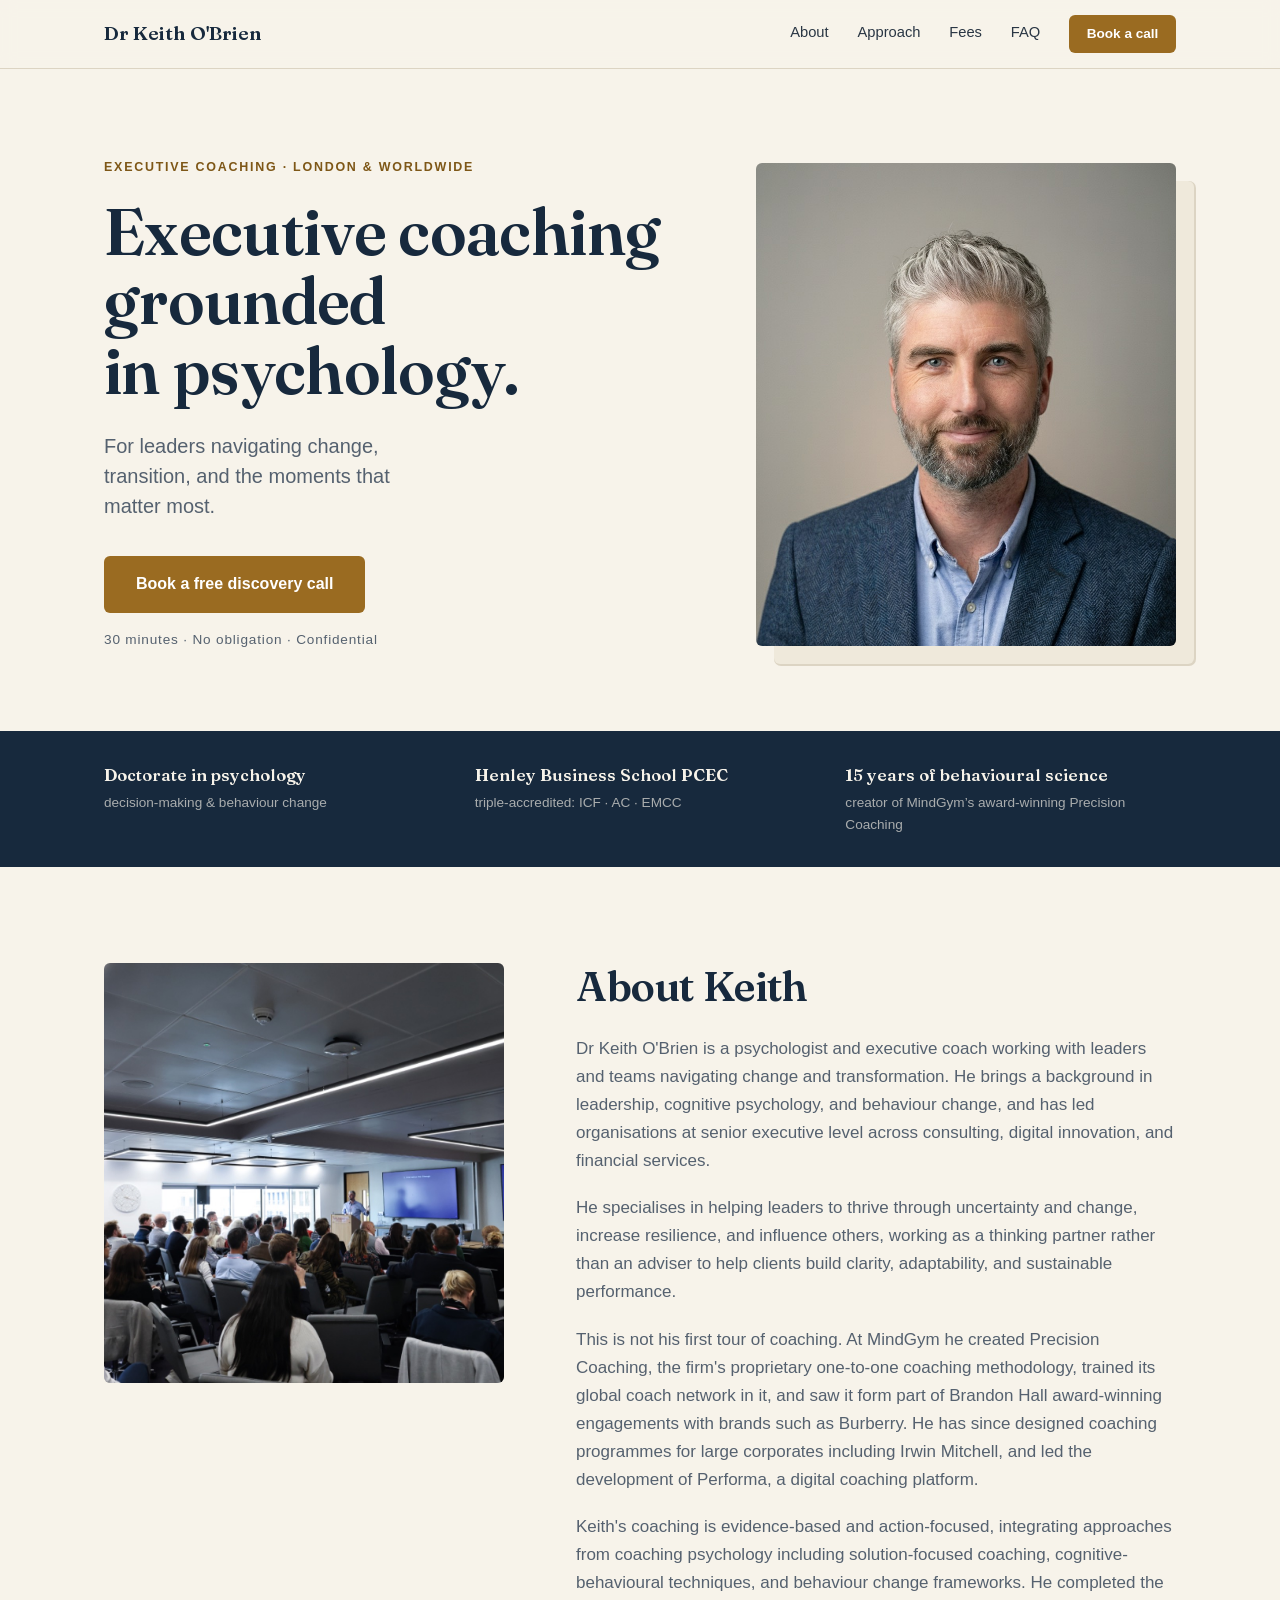
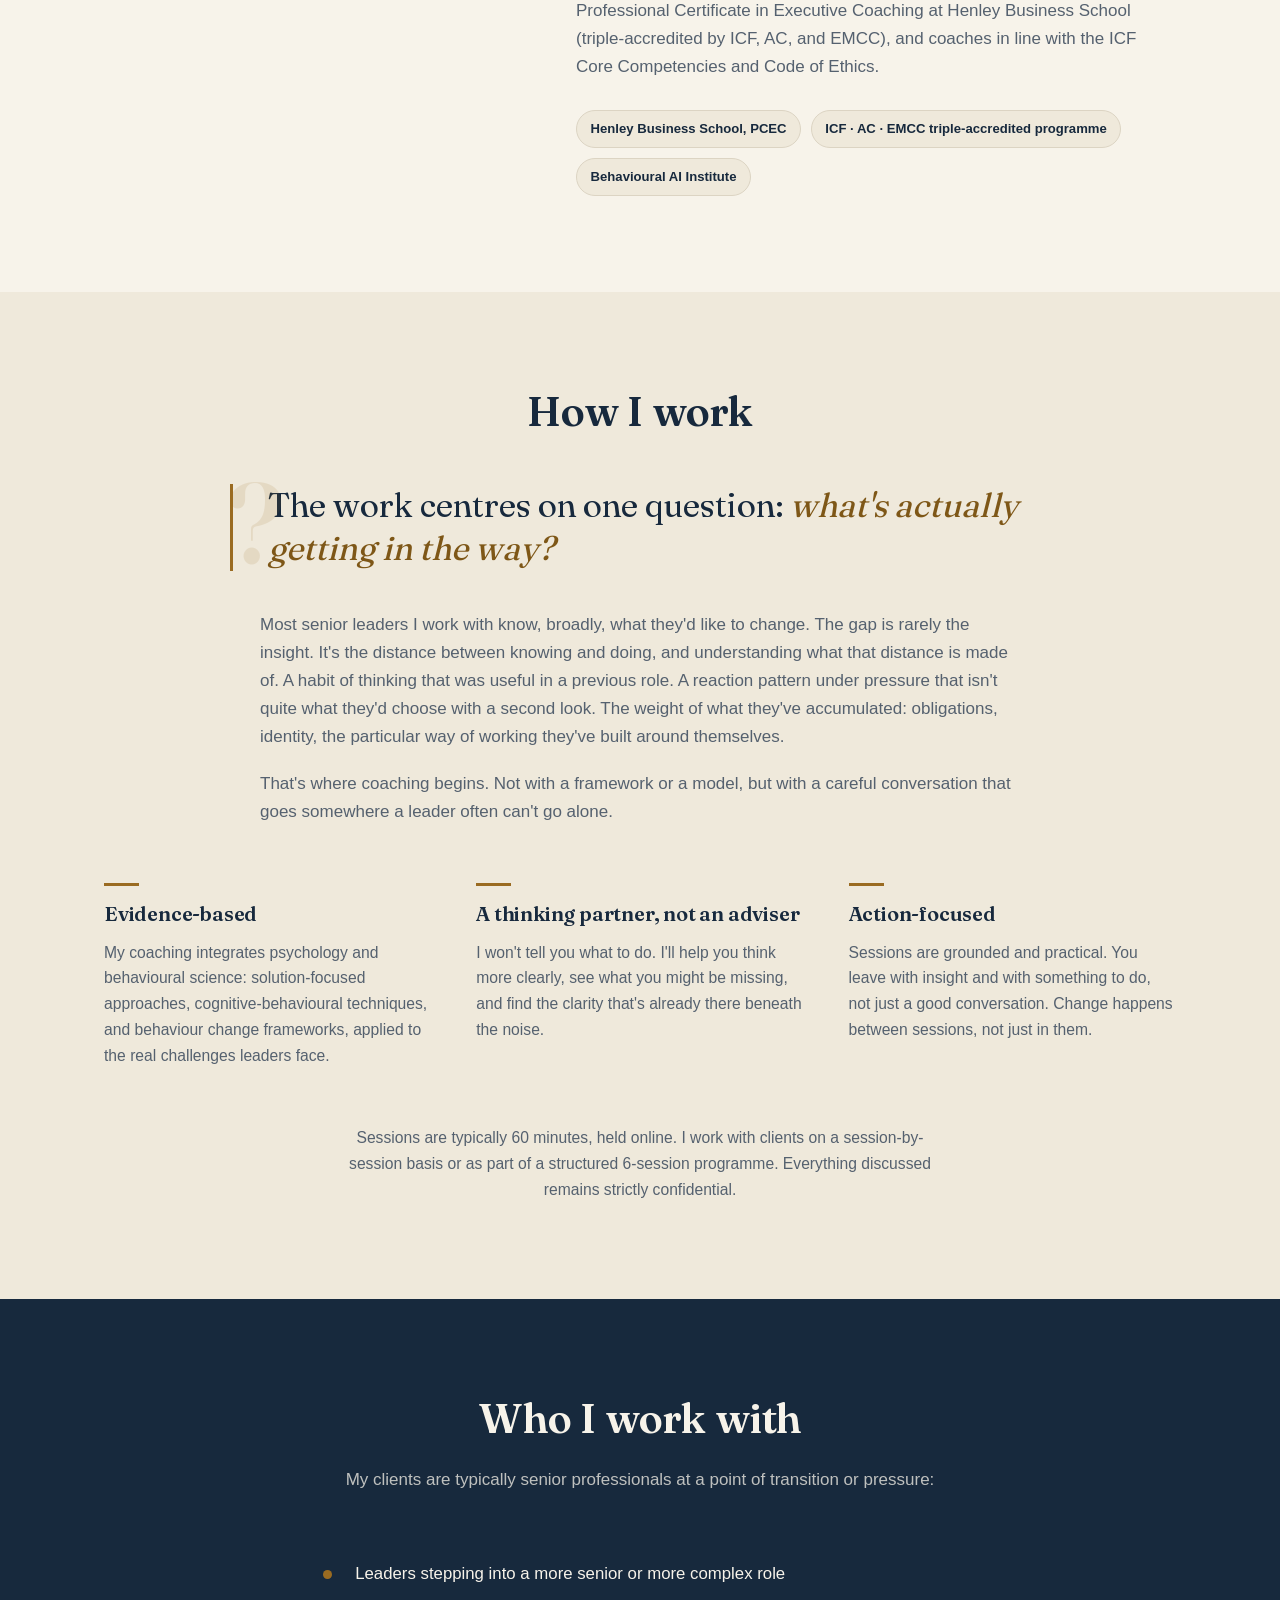
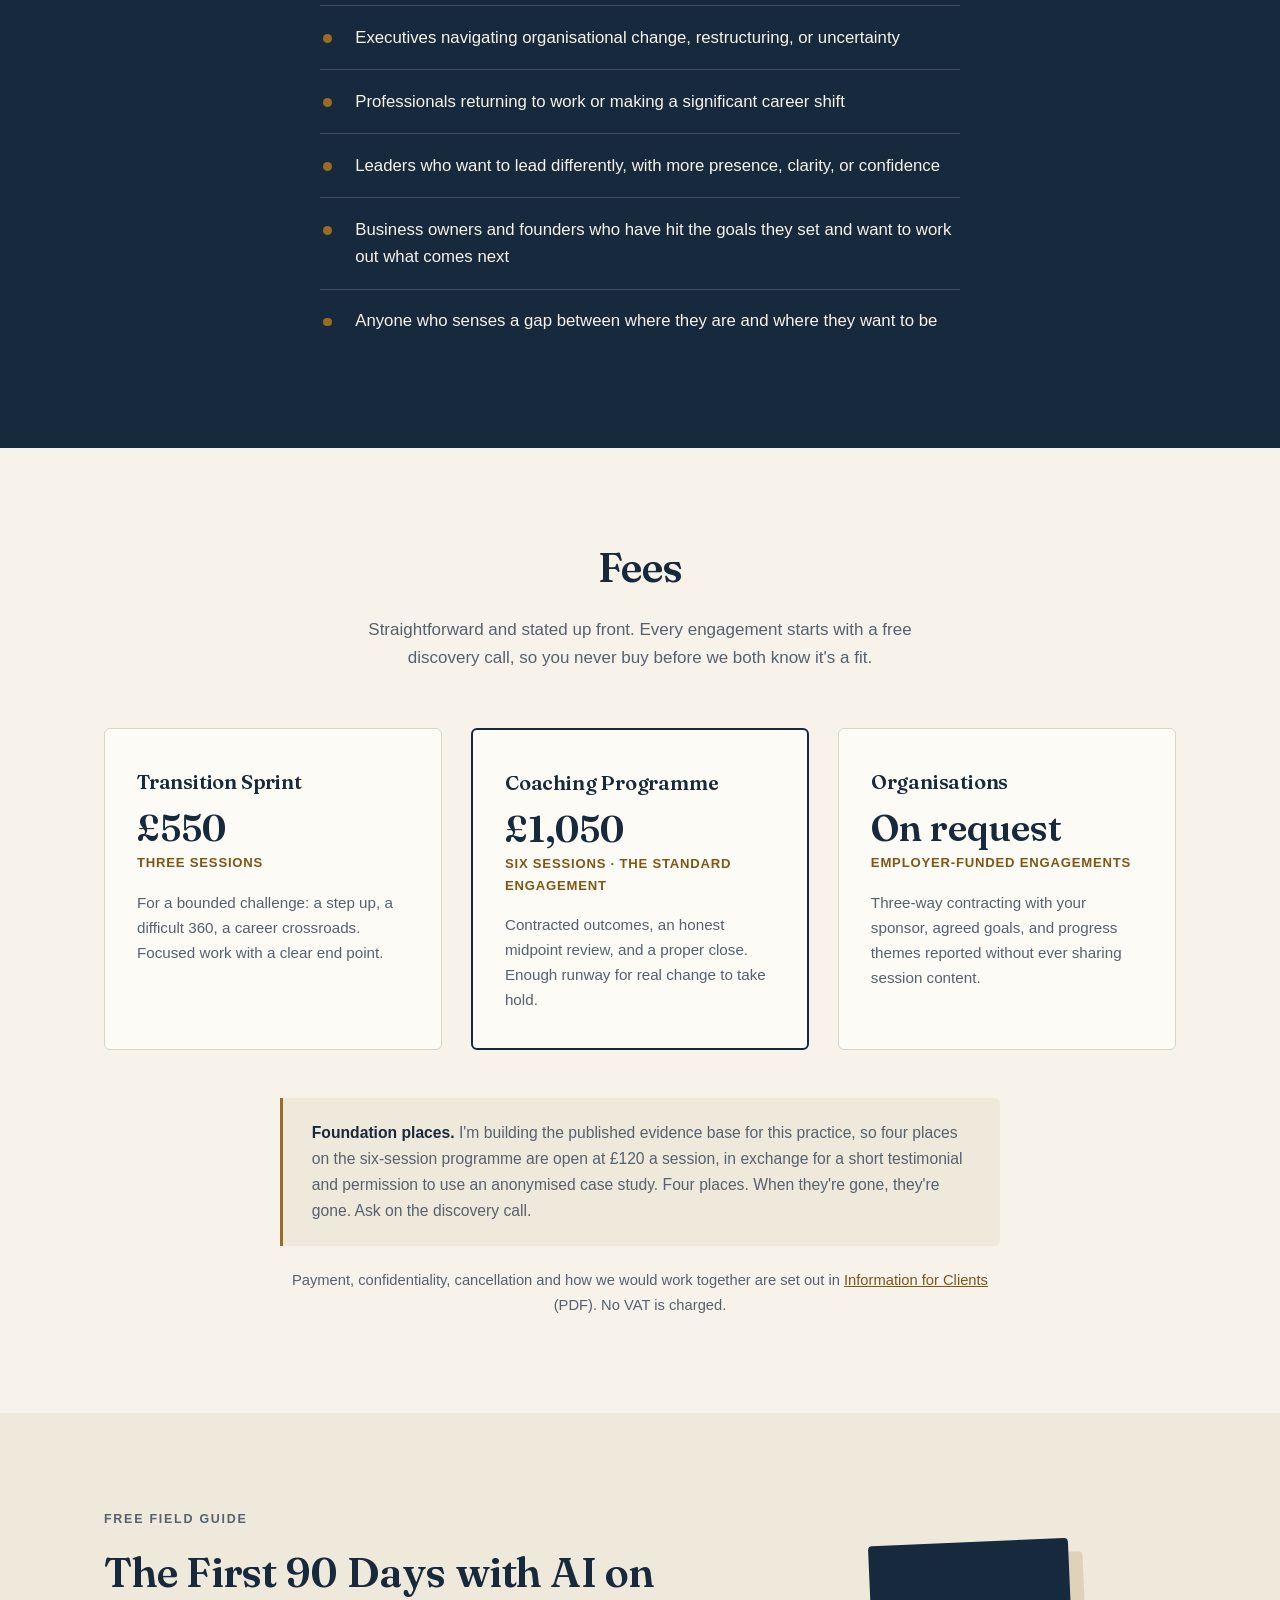
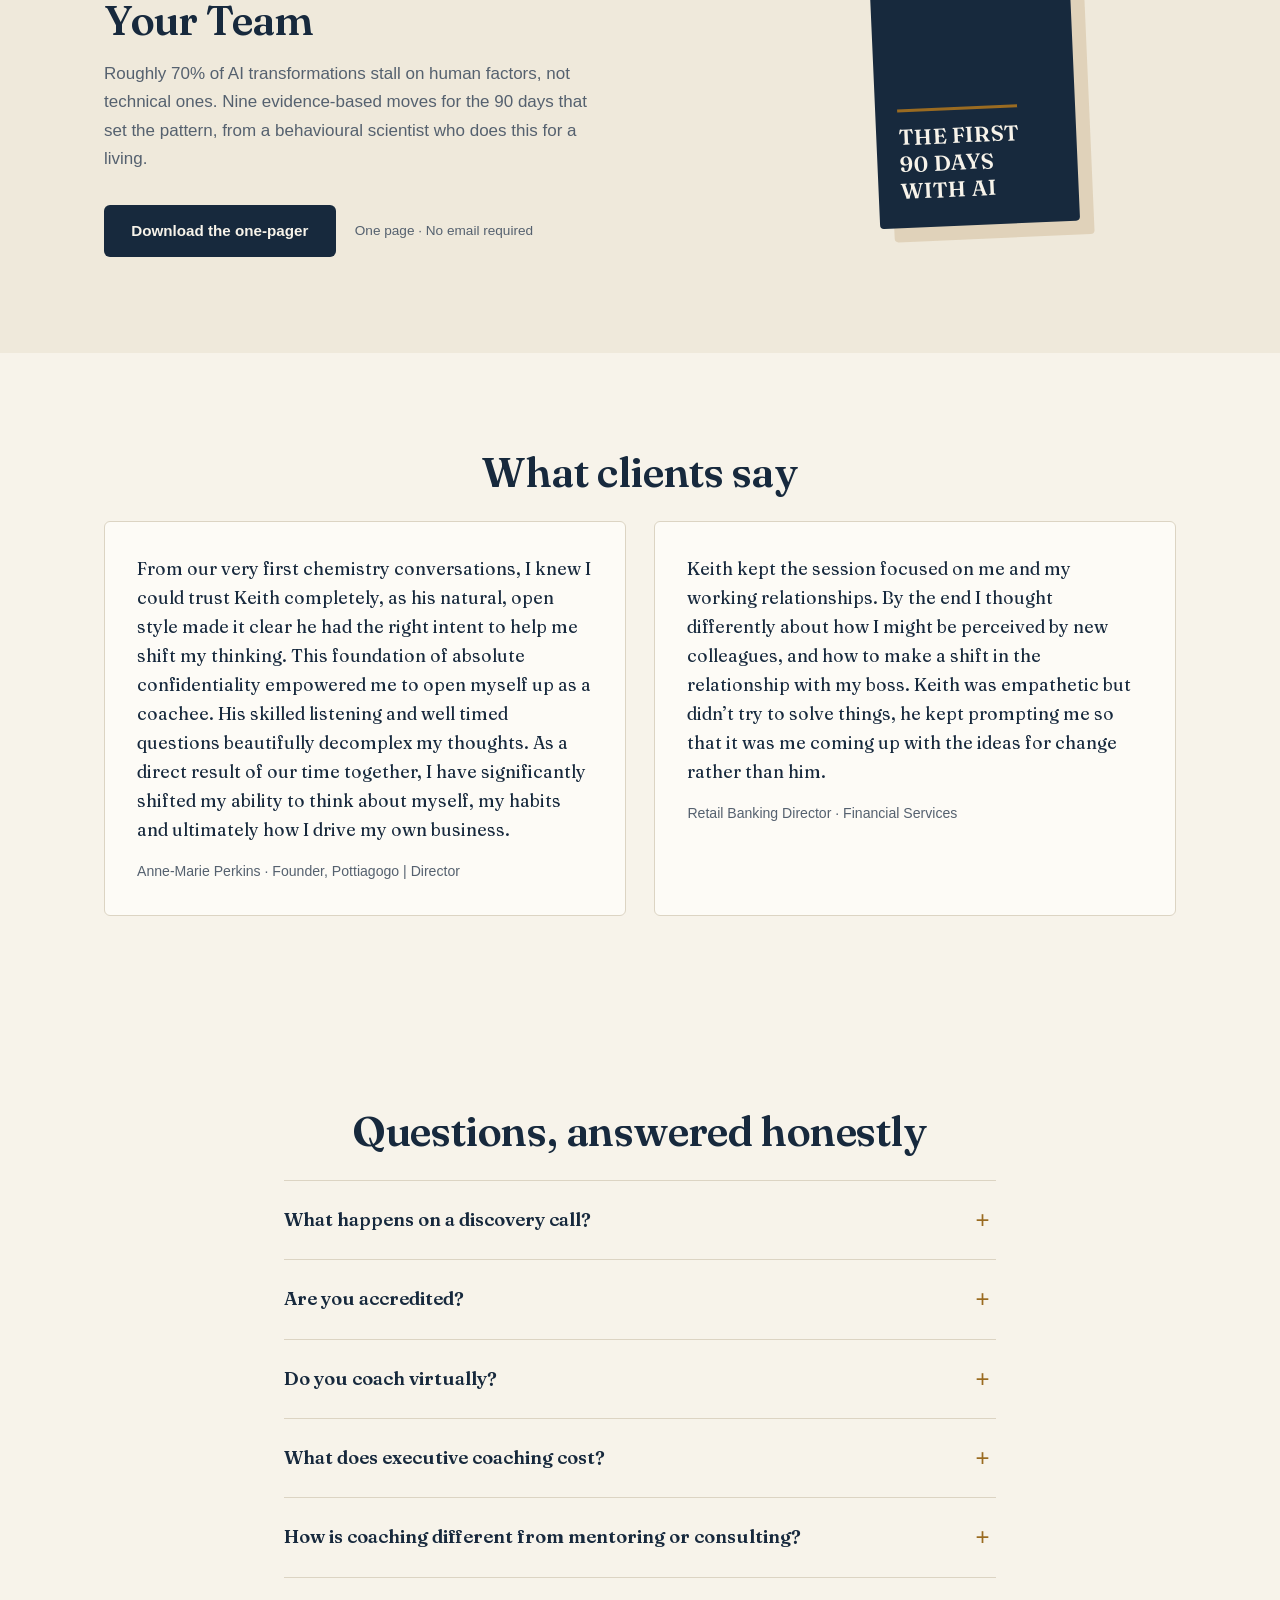
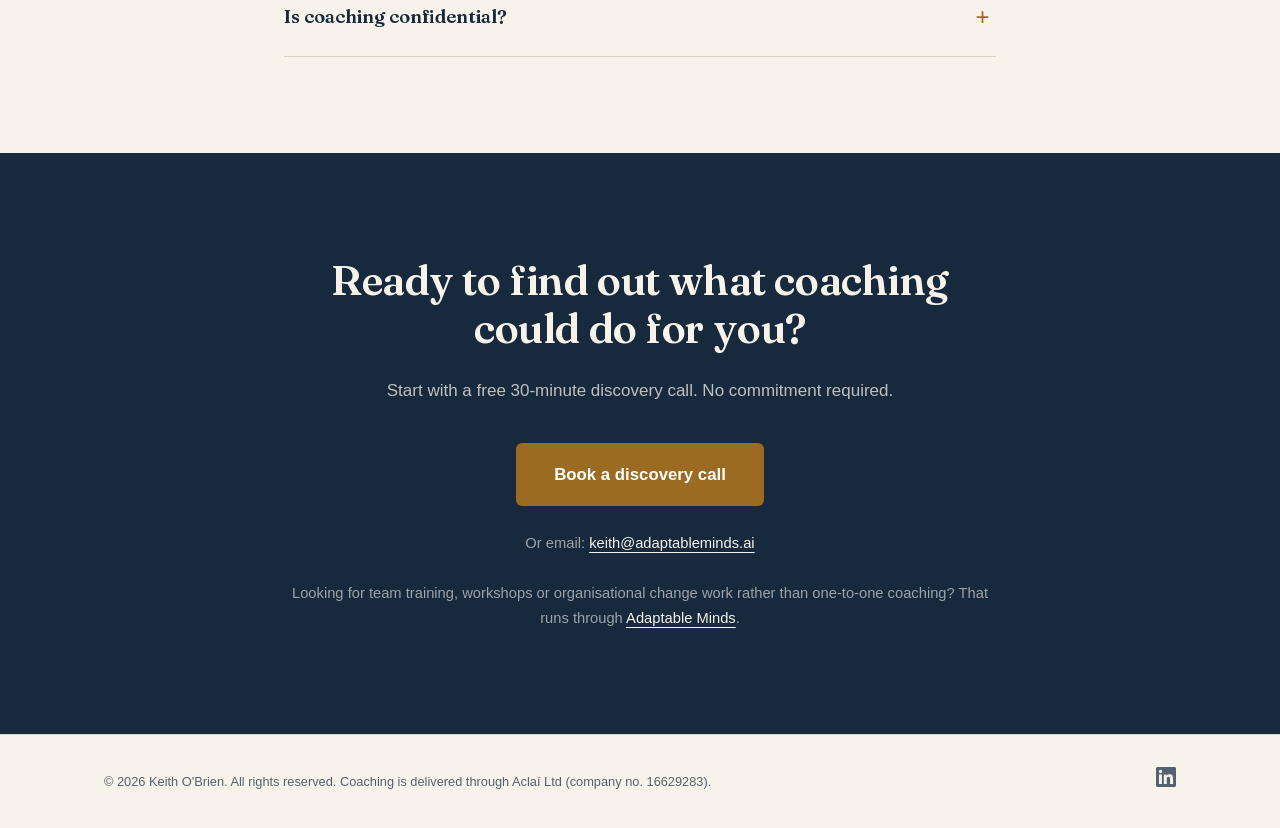
<file: index.html>
<!DOCTYPE html>
<html lang="en-GB">
<head>
  <meta charset="utf-8">
  <meta name="viewport" content="width=device-width, initial-scale=1">
  <title>Executive Coach in London and Online | Dr Keith O'Brien</title>
  <meta name="description" content="Evidence-based executive coaching from a psychologist and behavioural scientist, for leaders navigating change, transition and AI. London &amp; virtual.">
  <link rel="canonical" href="https://drkeithobrien.com/">
  <link rel="icon" href="assets/favicon.svg" type="image/svg+xml">

  <!-- Open Graph / social -->
  <meta property="og:type" content="website">
  <meta property="og:url" content="https://drkeithobrien.com/">
  <meta property="og:title" content="Executive Coach in London and Online | Dr Keith O'Brien">
  <meta property="og:description" content="Evidence-based executive coaching for leaders navigating change, transition and AI. London &amp; virtual.">
  <meta property="og:image" content="https://drkeithobrien.com/assets/og-image.png">
  <meta name="twitter:card" content="summary_large_image">
  <meta name="twitter:image" content="https://drkeithobrien.com/assets/og-image.png">

  <script type="application/ld+json">
  {
    "@context": "https://schema.org",
    "@graph": [
      {
        "@type": "Person",
        "@id": "https://drkeithobrien.com/#keith",
        "name": "Dr Keith O'Brien",
        "givenName": "Keith",
        "familyName": "O'Brien",
        "jobTitle": "Executive Coach and Behavioural Scientist",
        "description": "Executive coach, psychologist and behavioural scientist. Coaches senior leaders and business owners through transition, organisational change and AI disruption.",
        "url": "https://drkeithobrien.com",
        "email": "keith@adaptableminds.ai",
        "sameAs": ["https://www.linkedin.com/in/keithmobrien/"],
        "alumniOf": { "@type": "EducationalOrganization", "name": "Henley Business School" },
        "hasCredential": [
          { "@type": "EducationalOccupationalCredential", "credentialCategory": "degree", "name": "PhD, psychology of decision-making" },
          { "@type": "EducationalOccupationalCredential", "credentialCategory": "certificate", "name": "Professional Certificate in Executive Coaching (PCEC), Henley Business School", "recognizedBy": [{ "@type": "Organization", "name": "International Coaching Federation" }, { "@type": "Organization", "name": "Association for Coaching" }, { "@type": "Organization", "name": "European Mentoring and Coaching Council" }] }
        ],
        "knowsAbout": [
          "executive coaching", "leadership coaching", "behavioural science", "coaching psychology",
          "solution-focused coaching", "cognitive-behavioural coaching", "organisational change",
          "career transition", "AI adoption and change management", "leadership presence",
          "coaching business owners and founders"
        ],
        "worksFor": { "@id": "https://drkeithobrien.com/#practice" }
      },
      {
        "@type": "ProfessionalService",
        "@id": "https://drkeithobrien.com/#practice",
        "name": "Dr Keith O'Brien Executive Coaching",
        "description": "Evidence-based executive coaching from a psychologist and behavioural scientist, for senior leaders and business owners navigating change, transition and AI disruption.",
        "url": "https://drkeithobrien.com",
        "email": "keith@adaptableminds.ai",
        "founder": { "@id": "https://drkeithobrien.com/#keith" },
        "provider": { "@id": "https://drkeithobrien.com/#keith" },
        "parentOrganization": { "@type": "Organization", "name": "Acla\u00ed Ltd", "legalName": "ACLA\u00cd LTD", "identifier": "16629283", "sameAs": ["https://find-and-update.company-information.service.gov.uk/company/16629283"] },
        "areaServed": [{ "@type": "City", "name": "London" }, { "@type": "Country", "name": "United Kingdom" }, "Worldwide (virtual)"],
        "serviceType": "Executive Coaching",
        "priceRange": "\u00a3550-\u00a32500",
        "currenciesAccepted": "GBP",
        "hasOfferCatalog": {
          "@type": "OfferCatalog",
          "name": "Coaching engagements",
          "itemListElement": [
            { "@type": "Offer", "name": "Discovery call", "description": "A free, confidential 30-minute conversation to establish fit. No obligation.", "price": "0", "priceCurrency": "GBP" },
            { "@type": "Offer", "name": "Transition Sprint", "description": "Three 60-minute sessions for a bounded challenge: a step up, a difficult 360, a career crossroads.", "price": "550", "priceCurrency": "GBP" },
            { "@type": "Offer", "name": "Coaching Programme", "description": "Six 60-minute sessions. The standard engagement: contracted outcomes, an honest midpoint review, and a proper close.", "price": "1050", "priceCurrency": "GBP" },
            { "@type": "Offer", "name": "Foundation place (six-session programme)", "description": "One of four places on the six-session programme at \u00a3120 per session, in exchange for a short testimonial and permission to use an anonymised case study. Limited to four clients.", "price": "720", "priceCurrency": "GBP", "availability": "https://schema.org/LimitedAvailability", "eligibleQuantity": { "@type": "QuantitativeValue", "value": 4 } },
            { "@type": "Offer", "name": "Organisational Leadership Programme", "description": "Six sessions with three-way contracting, midpoint and close-out with the sponsor, and a before-and-after measure.", "price": "2500", "priceCurrency": "GBP" }
          ]
        }
      },
      {
        "@type": "WebPage",
        "@id": "https://drkeithobrien.com/#webpage",
        "url": "https://drkeithobrien.com/",
        "name": "Executive Coach in London and Online | Dr Keith O'Brien",
        "isPartOf": { "@id": "https://drkeithobrien.com/#website" },
        "about": { "@id": "https://drkeithobrien.com/#keith" },
        "inLanguage": "en-GB",
        "dateModified": "2026-10-10"
      },
      {
        "@type": "WebSite",
        "@id": "https://drkeithobrien.com/#website",
        "url": "https://drkeithobrien.com",
        "name": "Dr Keith O'Brien",
        "publisher": { "@id": "https://drkeithobrien.com/#keith" },
        "inLanguage": "en-GB"
      },
      {
        "@type": "FAQPage",
        "@id": "https://drkeithobrien.com/#faq",
        "mainEntity": [
          { "@type": "Question", "name": "What happens on a discovery call?", "acceptedAnswer": { "@type": "Answer", "text": "Thirty minutes, free, confidential, no obligation. You talk about what's prompted the interest; I explain how I work; we both decide whether it's a fit. No hard sell. If I'm not the right coach for you, I'll say so. Before the call, Information for Clients explains how I work, including confidentiality and cancellation." } },
          { "@type": "Question", "name": "Are you accredited?", "acceptedAnswer": { "@type": "Answer", "text": "I trained through Henley Business School's Professional Certificate in Executive Coaching, the UK's only triple-accredited programme (recognised by the ICF, AC and EMCC), and I'm working towards my ICF accreditation. I coach in line with the ICF Core Competencies and Code of Ethics, with regular supervision." } },
          { "@type": "Question", "name": "Do you coach virtually?", "acceptedAnswer": { "@type": "Answer", "text": "Yes. Most coaching is virtual, and the evidence shows outcomes are equivalent to in-person. I meet London clients face-to-face where it helps." } },
          { "@type": "Question", "name": "What does executive coaching cost?", "acceptedAnswer": { "@type": "Answer", "text": "A six-session programme is \u00a31,050; a three-session Transition Sprint is \u00a3550. Organisational engagements are priced separately. Four foundation places are currently open at \u00a3120 a session, in exchange for a testimonial and an anonymised case study. Ask on the discovery call." } },
          { "@type": "Question", "name": "How is coaching different from mentoring or consulting?", "acceptedAnswer": { "@type": "Answer", "text": "A consultant brings answers; a mentor brings experience; a coach brings the questions that help you find your own way through. I hold the psychology and behavioural science lightly in the background. It shapes what I notice and ask; it's not a lecture you receive." } },
          { "@type": "Question", "name": "Is coaching confidential?", "acceptedAnswer": { "@type": "Answer", "text": "Completely. Nothing you say leaves the room, including in organisational engagements, where sponsors receive agreed goals and progress themes, never content." } }
        ]
      }
    ]
  }
  </script>

  <link rel="preload" href="assets/fonts/fraunces-latin.woff2" as="font" type="font/woff2" crossorigin>
  <link rel="stylesheet" href="styles.css">

  <!-- Cloudflare Web Analytics: cookie-free, no consent banner required. -->
  <script type="module" src="https://static.cloudflareinsights.com/beacon.min.js" data-cf-beacon='{"token": "ed7b60b5332044b8bb33d2472e0bb840"}'></script>
</head>
<body>

<a class="skip-link" href="#main">Skip to content</a>

<header class="nav" id="top">
  <div class="wrap nav-inner">
    <a class="nav-name" href="#top">Dr Keith O'Brien</a>
    <nav class="nav-links" id="nav-links" aria-label="Site">
      <a href="#about">About</a>
      <a href="#approach">Approach</a>
      <a href="#fees">Fees</a>
      <a href="#faq">FAQ</a>
      <a class="btn btn-small" href="https://calendar.app.google/C1CwyNU5dZQMs4tZA" target="_blank" rel="noopener noreferrer">Book a call</a>
    </nav>
    <button class="nav-toggle" id="nav-toggle" aria-expanded="false" aria-controls="nav-links" aria-label="Menu">
      <span></span><span></span>
    </button>
  </div>
</header>

<main id="main">

  <!-- ======================= HERO ======================= -->
  <section class="hero">
    <div class="wrap hero-grid">
      <div class="hero-copy rise">
        <p class="eyebrow">Executive coaching &middot; London &amp; worldwide</p>
        <h1>Executive coaching grounded in&nbsp;psychology.</h1>
        <p class="hero-sub">For leaders navigating change, transition, and the moments that matter most.</p>
        <p class="hero-cta">
          <a class="btn btn-primary" href="https://calendar.app.google/C1CwyNU5dZQMs4tZA" target="_blank" rel="noopener noreferrer">Book a free discovery call</a>
        </p>
        <p class="hero-note">30 minutes &middot; No obligation &middot; Confidential</p>
      </div>
      <figure class="hero-photo rise rise-late">
        <img src="assets/keith-photo.jpg" alt="Dr Keith O'Brien, executive coach" width="832" height="1248" fetchpriority="high">
      </figure>
    </div>
  </section>

  <!-- ================== CREDENTIALS STRIP ================== -->
  <section class="cred" aria-label="Credentials">
    <div class="wrap cred-inner">
      <p><strong>Doctorate in psychology</strong><span>decision-making &amp; behaviour change</span></p>
      <p><strong>Henley Business School PCEC</strong><span>triple-accredited: ICF &middot; AC &middot; EMCC</span></p>
      <p><strong>15 years of behavioural science</strong><span>creator of MindGym’s award-winning Precision Coaching</span></p>
    </div>
  </section>

  <!-- ======================= ABOUT ======================= -->
  <section class="about section" id="about">
    <div class="wrap about-grid">
      <figure class="about-photo reveal">
        <img src="assets/hero-speaking.jpg" alt="Dr Keith O'Brien speaking to an audience of leaders" width="1600" height="1067" loading="lazy">
      </figure>
      <div class="about-copy reveal">
        <h2>About Keith</h2>
        <p>Dr Keith O'Brien is a psychologist and executive coach working with leaders and teams navigating change and transformation. He brings a background in leadership, cognitive psychology, and behaviour change, and has led organisations at senior executive level across consulting, digital innovation, and financial services.</p>
        <p>He specialises in helping leaders to thrive through uncertainty and change, increase resilience, and influence others, working as a thinking partner rather than an adviser to help clients build clarity, adaptability, and sustainable performance.</p>
        <p>This is not his first tour of coaching. At MindGym he created Precision Coaching, the firm's proprietary one-to-one coaching methodology, trained its global coach network in it, and saw it form part of Brandon Hall award-winning engagements with brands such as Burberry. He has since designed coaching programmes for large corporates including Irwin Mitchell, and led the development of Performa, a digital coaching platform.</p>
        <p>Keith's coaching is evidence-based and action-focused, integrating approaches from coaching psychology including solution-focused coaching, cognitive-behavioural techniques, and behaviour change frameworks. He completed the Professional Certificate in Executive Coaching at Henley Business School (triple-accredited by ICF, AC, and EMCC), and coaches in line with the ICF Core Competencies and Code of Ethics.</p>
        <ul class="badges" aria-label="Accreditations">
          <li>Henley Business School, PCEC</li>
          <li>ICF &middot; AC &middot; EMCC triple-accredited programme</li>
          <li>Behavioural AI Institute</li>
        </ul>
      </div>
    </div>
  </section>

  <!-- ====================== APPROACH ====================== -->
  <section class="approach section section-alt" id="approach">
    <div class="wrap">
      <h2 class="centered">How I work</h2>
      <div class="question reveal">
        <p class="question-mark" aria-hidden="true">?</p>
        <p class="question-text">The work centres on one question: <em>what's actually getting in the way?</em></p>
      </div>
      <div class="approach-lede reveal">
        <p>Most senior leaders I work with know, broadly, what they'd like to change. The gap is rarely the insight. It's the distance between knowing and doing, and understanding what that distance is made of. A habit of thinking that was useful in a previous role. A reaction pattern under pressure that isn't quite what they'd choose with a second look. The weight of what they've accumulated: obligations, identity, the particular way of working they've built around themselves.</p>
        <p>That's where coaching begins. Not with a framework or a model, but with a careful conversation that goes somewhere a leader often can't go alone.</p>
      </div>
      <div class="cols reveal">
        <div class="col">
          <h3>Evidence-based</h3>
          <p>My coaching integrates psychology and behavioural science: solution-focused approaches, cognitive-behavioural techniques, and behaviour change frameworks, applied to the real challenges leaders face.</p>
        </div>
        <div class="col">
          <h3>A thinking partner, not an adviser</h3>
          <p>I won't tell you what to do. I'll help you think more clearly, see what you might be missing, and find the clarity that's already there beneath the noise.</p>
        </div>
        <div class="col">
          <h3>Action-focused</h3>
          <p>Sessions are grounded and practical. You leave with insight and with something to do, not just a good conversation. Change happens between sessions, not just in them.</p>
        </div>
      </div>
      <p class="approach-logistics">Sessions are typically 60 minutes, held online. I work with clients on a session-by-session basis or as part of a structured 6-session programme. Everything discussed remains strictly confidential.</p>
    </div>
  </section>

  <!-- ==================== WHO I WORK WITH ==================== -->
  <section class="who section section-dark">
    <div class="wrap narrow">
      <h2 class="centered">Who I work with</h2>
      <p class="who-lede">My clients are typically senior professionals at a point of transition or pressure:</p>
      <ul class="who-list">
        <li>Leaders stepping into a more senior or more complex role</li>
        <li>Executives navigating organisational change, restructuring, or uncertainty</li>
        <li>Professionals returning to work or making a significant career shift</li>
        <li>Leaders who want to lead differently, with more presence, clarity, or confidence</li>
        <li>Business owners and founders who have hit the goals they set and want to work out what comes next</li>
        <li>Anyone who senses a gap between where they are and where they want to be</li>
      </ul>
    </div>
  </section>

  <!-- ======================== FEES ======================== -->
  <section class="fees section" id="fees">
    <div class="wrap">
      <h2 class="centered">Fees</h2>
      <p class="fees-lede">Straightforward and stated up front. Every engagement starts with a free discovery call, so you never buy before we both know it's a fit.</p>
      <div class="fee-cards">
        <div class="fee-card reveal">
          <h3>Transition Sprint</h3>
          <p class="fee-price">£550</p>
          <p class="fee-meta">Three sessions</p>
          <p>For a bounded challenge: a step up, a difficult 360, a career crossroads. Focused work with a clear end point.</p>
        </div>
        <div class="fee-card fee-card-featured reveal">
          <h3>Coaching Programme</h3>
          <p class="fee-price">£1,050</p>
          <p class="fee-meta">Six sessions &middot; the standard engagement</p>
          <p>Contracted outcomes, an honest midpoint review, and a proper close. Enough runway for real change to take hold.</p>
        </div>
        <div class="fee-card reveal">
          <h3>Organisations</h3>
          <p class="fee-price">On request</p>
          <p class="fee-meta">Employer-funded engagements</p>
          <p>Three-way contracting with your sponsor, agreed goals, and progress themes reported without ever sharing session content.</p>
        </div>
      </div>
      <p class="fees-foundation"><strong>Foundation places.</strong> I'm building the published evidence base for this practice, so four places on the six-session programme are open at £120 a session, in exchange for a short testimonial and permission to use an anonymised case study. Four places. When they're gone, they're gone. Ask on the discovery call.</p>
      <p class="fees-terms">Payment, confidentiality, cancellation and how we would work together are set out in <a href="assets/Information-for-Clients.pdf">Information for Clients</a> (PDF). No VAT is charged.</p>
    </div>
  </section>

  <!-- ===================== LEAD MAGNET ===================== -->
  <section class="magnet section section-alt" id="guide">
    <div class="wrap magnet-inner reveal">
      <div class="magnet-copy">
        <p class="eyebrow">Free field guide</p>
        <h2>The First 90 Days with AI on Your Team</h2>
        <p>Roughly 70% of AI transformations stall on human factors, not technical ones. Nine evidence-based moves for the 90 days that set the pattern, from a behavioural scientist who does this for a living.</p>
        <p class="magnet-cta">
          <a class="btn btn-secondary" href="assets/first-90-days-with-ai.pdf" download>Download the one-pager</a>
          <span class="magnet-note">One page &middot; No email required</span>
        </p>
      </div>
      <div class="magnet-visual" aria-hidden="true">
        <div class="magnet-doc">
          <span>THE FIRST<br>90 DAYS<br>WITH AI</span>
        </div>
      </div>
    </div>
  </section>

  <!-- ===================== TESTIMONIALS =====================
       One <figure class="quote-card"> per quote. Real, cleared quotes only; never placeholder or invented. -->

  <section class="quotes section" id="testimonials">
    <div class="wrap">
      <h2 class="centered">What clients say</h2>
      <div class="quote-grid">
        <figure class="quote-card">
          <blockquote>From our very first chemistry conversations, I knew I could trust Keith completely, as his natural, open style made it clear he had the right intent to help me shift my thinking. This foundation of absolute confidentiality empowered me to open myself up as a coachee. His skilled listening and well timed questions beautifully decomplex my thoughts. As a direct result of our time together, I have significantly shifted my ability to think about myself, my habits and ultimately how I drive my own business.</blockquote>
          <figcaption>Anne-Marie Perkins &middot; Founder, Pottiagogo | Director</figcaption>
        </figure>
        <figure class="quote-card">
          <blockquote>Keith kept the session focused on me and my working relationships. By the end I thought differently about how I might be perceived by new colleagues, and how to make a shift in the relationship with my boss. Keith was empathetic but didn&rsquo;t try to solve things, he kept prompting me so that it was me coming up with the ideas for change rather than him.</blockquote>
          <figcaption>Retail Banking Director &middot; Financial Services</figcaption>
        </figure>
      </div>
    </div>
  </section>

  <!-- ========================= FAQ ========================= -->
  <section class="faq section" id="faq">
    <div class="wrap narrow">
      <h2 class="centered">Questions, answered honestly</h2>
      <details>
        <summary>What happens on a discovery call?</summary>
        <p>Thirty minutes, free, confidential, no obligation. You talk about what's prompted the interest; I explain how I work; we both decide whether it's a fit. No hard sell. If I'm not the right coach for you, I'll say so. Before the call, <a href="assets/Information-for-Clients.pdf">Information for Clients</a> (PDF) explains how I work, including confidentiality and cancellation.</p>
      </details>
      <details>
        <summary>Are you accredited?</summary>
        <p>I trained through Henley Business School's Professional Certificate in Executive Coaching, the UK's only triple-accredited programme (recognised by the ICF, AC and EMCC), and I'm working towards my ICF accreditation. I coach in line with the ICF Core Competencies and Code of Ethics, with regular supervision.</p>
      </details>
      <details>
        <summary>Do you coach virtually?</summary>
        <p>Yes. Most coaching is virtual, and the evidence shows outcomes are equivalent to in-person. I meet London clients face-to-face where it helps.</p>
      </details>
      <details>
        <summary>What does executive coaching cost?</summary>
        <p>A six-session programme is £1,050; a three-session Transition Sprint is £550. Organisational engagements are priced separately. Four foundation places are currently open at £120 a session, in exchange for a testimonial and an anonymised case study. Ask on the discovery call.</p>
      </details>
      <details>
        <summary>How is coaching different from mentoring or consulting?</summary>
        <p>A consultant brings answers; a mentor brings experience; a coach brings the questions that help you find your own way through. I hold the psychology and behavioural science lightly in the background. It shapes what I notice and ask; it's not a lecture you receive.</p>
      </details>
      <details>
        <summary>Is coaching confidential?</summary>
        <p>Completely. Nothing you say leaves the room, including in organisational engagements, where sponsors receive agreed goals and progress themes, never content.</p>
      </details>
    </div>
  </section>

  <!-- ====================== FINAL CTA ====================== -->
  <section class="cta section-dark">
    <div class="wrap narrow centered">
      <h2>Ready to find out what coaching could do for&nbsp;you?</h2>
      <p class="cta-sub">Start with a free 30-minute discovery call. No commitment required.</p>
      <p><a class="btn btn-primary btn-large" href="https://calendar.app.google/C1CwyNU5dZQMs4tZA" target="_blank" rel="noopener noreferrer">Book a discovery call</a></p>
      <p class="cta-email">Or email: <a href="mailto:keith@adaptableminds.ai">keith@adaptableminds.ai</a></p>
      <p class="cta-email">Looking for team training, workshops or organisational change work rather than one-to-one coaching? That runs through <a href="https://adaptableminds.ai" target="_blank" rel="noopener noreferrer">Adaptable Minds</a>.</p>
    </div>
  </section>

</main>

<footer class="footer">
  <div class="wrap footer-inner">
    <p>© 2026 Keith O'Brien. All rights reserved. Coaching is delivered through Acla&iacute; Ltd (company no. 16629283).</p>
    <a href="https://www.linkedin.com/in/keithmobrien/" target="_blank" rel="noopener noreferrer" aria-label="Keith O'Brien on LinkedIn">
      <svg width="20" height="20" viewBox="0 0 24 24" fill="currentColor" aria-hidden="true"><path d="M20.45 20.45h-3.55v-5.57c0-1.33-.03-3.04-1.85-3.04-1.86 0-2.14 1.45-2.14 2.94v5.67H9.35V9h3.41v1.56h.05c.47-.9 1.63-1.85 3.36-1.85 3.6 0 4.27 2.37 4.27 5.45v6.29zM5.34 7.43a2.06 2.06 0 1 1 0-4.12 2.06 2.06 0 0 1 0 4.12zM7.12 20.45H3.56V9h3.56v11.45zM22.22 0H1.77C.79 0 0 .77 0 1.72v20.55C0 23.23.79 24 1.77 24h20.45c.98 0 1.78-.77 1.78-1.73V1.72C24 .77 23.2 0 22.22 0z"/></svg>
    </a>
  </div>
</footer>

<script src="site.js" defer></script>
</body>
</html>
</file>
<file: styles.css>
/* ============================================================
   Dr Keith O'Brien — drkeithobrien.com
   Editorial authority: ivory ground, deep ink anchor, brass accent.
   Hand-written CSS. No framework. No external requests.
   ============================================================ */

@font-face {
  font-family: 'Fraunces';
  src: url('assets/fonts/fraunces-latin.woff2') format('woff2');
  font-weight: 300 700;
  font-style: normal;
  font-display: swap;
}

:root {
  --ivory: #F7F3EA;
  --ivory-deep: #EFE9DB;
  --ink: #17293D;
  --ink-soft: #22374F;
  --text: #2A3644;
  --text-muted: #55616F;
  --brass: #9A6B21;
  --brass-deep: #7E5717;
  --line: #DCD4C3;
  --line-dark: rgba(247, 243, 234, 0.18);
  --serif: 'Fraunces', 'Iowan Old Style', Palatino, Georgia, serif;
  --sans: 'Avenir Next', 'Segoe UI', 'Helvetica Neue', Helvetica, Arial, sans-serif;
  --wrap: 1120px;
  --radius: 6px;
}

* { margin: 0; padding: 0; box-sizing: border-box; }

html { scroll-behavior: smooth; scroll-padding-top: 5rem; }
@media (prefers-reduced-motion: reduce) {
  html { scroll-behavior: auto; }
  .reveal { opacity: 1 !important; transform: none !important; transition: none !important; }
}

body {
  font-family: var(--sans);
  font-size: 1.0625rem;
  line-height: 1.65;
  color: var(--text);
  background: var(--ivory);
  -webkit-font-smoothing: antialiased;
  text-rendering: optimizeLegibility;
}

img { max-width: 100%; height: auto; display: block; }

.wrap { max-width: var(--wrap); margin: 0 auto; padding: 0 1.5rem; }
.narrow { max-width: 760px; }
.centered { text-align: center; }
.section { padding: 6rem 0; }
.section-alt { background: var(--ivory-deep); }
.section-dark { background: var(--ink); color: var(--ivory); }

h1, h2, h3 { font-family: var(--serif); font-weight: 600; color: var(--ink); letter-spacing: -0.01em; }
.section-dark h2, .section-dark h3 { color: var(--ivory); }
h2 { font-size: clamp(1.9rem, 4vw, 2.6rem); line-height: 1.15; margin-bottom: 1.5rem; }
h3 { font-size: 1.25rem; margin-bottom: 0.6rem; }

.eyebrow {
  font-size: 0.78rem;
  font-weight: 600;
  letter-spacing: 0.14em;
  text-transform: uppercase;
  color: var(--brass-deep);
  margin-bottom: 1.2rem;
}

.skip-link {
  position: absolute; left: -999px; top: 0; z-index: 100;
  background: var(--ink); color: var(--ivory); padding: 0.6rem 1rem;
}
.skip-link:focus { left: 0; }

/* ---------- Buttons ---------- */
.btn {
  display: inline-block;
  font-family: var(--sans);
  font-weight: 600;
  text-decoration: none;
  border-radius: var(--radius);
  transition: background-color 0.18s ease, color 0.18s ease, transform 0.18s ease;
}
.btn-primary {
  background: var(--brass);
  color: #fff;
  padding: 0.95rem 2rem;
  font-size: 1rem;
}
.btn-primary:hover { background: var(--brass-deep); transform: translateY(-1px); }
.btn-large { padding: 1.1rem 2.4rem; font-size: 1.05rem; }
.btn-secondary {
  background: var(--ink);
  color: var(--ivory);
  padding: 0.85rem 1.7rem;
  font-size: 0.95rem;
}
.btn-secondary:hover { background: var(--ink-soft); }
.btn-small {
  background: var(--brass);
  color: #fff;
  padding: 0.5rem 1.1rem;
  font-size: 0.85rem;
}
.btn-small:hover { background: var(--brass-deep); }

/* ---------- Nav ---------- */
.nav {
  position: sticky; top: 0; z-index: 50;
  background: rgba(247, 243, 234, 0.92);
  backdrop-filter: blur(8px);
  border-bottom: 1px solid var(--line);
}
.nav-inner {
  display: flex; align-items: center; justify-content: space-between;
  height: 4.25rem;
}
.nav-name {
  font-family: var(--serif);
  font-size: 1.2rem;
  font-weight: 600;
  color: var(--ink);
  text-decoration: none;
}
.nav-links { display: flex; align-items: center; gap: 1.8rem; }
.nav-links a:not(.btn) {
  font-size: 0.92rem; font-weight: 500;
  color: var(--text); text-decoration: none;
  border-bottom: 2px solid transparent;
  padding-bottom: 2px;
  transition: border-color 0.15s ease;
}
.nav-links a:not(.btn):hover { border-color: var(--brass); }
.nav-toggle { display: none; }

/* ---------- Hero ---------- */
.hero { padding: 5.5rem 0 5rem; position: relative; overflow: hidden; }
.hero::after {
  /* quiet editorial rule: a single brass hairline down the page gutter */
  content: '';
  position: absolute; top: 0; bottom: 0; left: 50%;
  width: 1px; background: transparent;
}
.hero-grid {
  display: grid;
  grid-template-columns: minmax(0, 7fr) minmax(0, 5fr);
  gap: 4rem;
  align-items: center;
}
.hero h1 {
  font-size: clamp(2.6rem, 6vw, 4.1rem);
  line-height: 1.06;
  margin-bottom: 1.6rem;
}
.hero-sub {
  font-size: 1.25rem;
  line-height: 1.5;
  color: var(--text-muted);
  max-width: 30ch;
  margin-bottom: 2.2rem;
}
.hero-note { margin-top: 1rem; font-size: 0.85rem; letter-spacing: 0.06em; color: var(--text-muted); }
.hero-photo { position: relative; }
.hero-photo img {
  border-radius: var(--radius);
  aspect-ratio: 4 / 4.6;
  object-fit: cover;
  object-position: top;
  box-shadow: 18px 18px 0 0 var(--ivory-deep), 19px 19px 0 1px var(--line);
}

/* ---------- Credentials strip ---------- */
.cred { background: var(--ink); color: var(--ivory); padding: 1.9rem 0; }
.cred-inner {
  display: grid; grid-template-columns: repeat(3, 1fr); gap: 2.5rem;
}
.cred p { display: flex; flex-direction: column; gap: 0.15rem; font-size: 0.95rem; }
.cred strong { font-family: var(--serif); font-size: 1.05rem; font-weight: 600; }
.cred span { color: rgba(247, 243, 234, 0.65); font-size: 0.85rem; }

/* ---------- About ---------- */
.about-grid {
  display: grid;
  grid-template-columns: minmax(0, 2fr) minmax(0, 3fr);
  gap: 4.5rem;
  align-items: start;
}
.about-photo img {
  border-radius: var(--radius);
  aspect-ratio: 4 / 4.2;
  object-fit: cover;
  object-position: 55% 25%;
}
.about-copy p { margin-bottom: 1.2rem; color: var(--text-muted); }
.badges { list-style: none; display: flex; flex-wrap: wrap; gap: 0.6rem; padding-top: 0.6rem; }
.badges li {
  font-size: 0.82rem; font-weight: 600;
  color: var(--ink);
  background: var(--ivory-deep);
  border: 1px solid var(--line);
  padding: 0.45rem 0.85rem;
  border-radius: 999px;
}

/* ---------- Approach ---------- */
.question {
  max-width: 820px; margin: 3rem auto 2.5rem;
  position: relative;
  padding-left: 2.2rem;
  border-left: 3px solid var(--brass);
}
.question-mark {
  position: absolute; left: -0.4rem; top: -3.2rem;
  font-family: var(--serif); font-size: 7rem; font-weight: 600;
  color: var(--brass); opacity: 0.12;
  user-select: none;
}
.question-text {
  font-family: var(--serif);
  font-size: clamp(1.5rem, 3.2vw, 2.1rem);
  line-height: 1.3;
  color: var(--ink);
}
.question-text em { font-style: italic; color: var(--brass-deep); }
.approach-lede { max-width: 760px; margin: 0 auto 3.5rem; }
.approach-lede p { margin-bottom: 1.2rem; color: var(--text-muted); }
.cols { display: grid; grid-template-columns: repeat(3, 1fr); gap: 2.8rem; }
.col p { color: var(--text-muted); font-size: 0.98rem; }
.col h3 { position: relative; padding-top: 0.9rem; }
.col h3::before {
  content: ''; position: absolute; top: 0; left: 0;
  width: 2.2rem; height: 3px; background: var(--brass);
}
.approach-logistics {
  text-align: center; max-width: 620px;
  margin: 3.5rem auto 0;
  color: var(--text-muted); font-size: 0.98rem;
}

/* ---------- Who ---------- */
.who-lede { text-align: center; color: rgba(247, 243, 234, 0.75); margin-bottom: 3rem; }
.who-list { list-style: none; max-width: 640px; margin: 0 auto; }
.who-list li {
  position: relative;
  padding: 1.1rem 0 1.1rem 2.2rem;
  border-bottom: 1px solid var(--line-dark);
  font-size: 1.05rem;
}
.who-list li:last-child { border-bottom: none; }
.who-list li::before {
  content: ''; position: absolute; left: 0.2rem; top: 1.75rem;
  width: 0.55rem; height: 0.55rem; border-radius: 50%;
  background: var(--brass);
}

/* ---------- Fees ---------- */
.fees-lede { text-align: center; color: var(--text-muted); max-width: 560px; margin: 0 auto 3.5rem; }
.fee-cards { display: grid; grid-template-columns: repeat(3, 1fr); gap: 1.8rem; align-items: stretch; }
.fee-card {
  background: #FDFBF6;
  border: 1px solid var(--line);
  border-radius: var(--radius);
  padding: 2.2rem 2rem;
}
.fee-card-featured { border: 2px solid var(--ink); position: relative; }
.fee-price { font-family: var(--serif); font-size: 2.3rem; font-weight: 600; color: var(--ink); line-height: 1; margin: 0.8rem 0 0.3rem; }
.fee-meta { font-size: 0.82rem; letter-spacing: 0.06em; text-transform: uppercase; color: var(--brass-deep); font-weight: 600; margin-bottom: 1rem; }
.fee-card > p:last-child { color: var(--text-muted); font-size: 0.95rem; }
.fees-foundation {
  max-width: 720px; margin: 3rem auto 0;
  padding: 1.4rem 1.8rem;
  background: var(--ivory-deep);
  border-left: 3px solid var(--brass);
  border-radius: 0 var(--radius) var(--radius) 0;
  font-size: 0.98rem; color: var(--text-muted);
}
.fees-foundation strong { color: var(--ink); }
.fees-terms { max-width: 720px; margin: 1.4rem auto 0; font-size: 0.92rem; color: var(--text-muted); text-align: center; }
.fees-terms a { color: var(--brass-deep); }

/* ---------- Lead magnet ---------- */
.magnet-inner {
  display: grid; grid-template-columns: minmax(0, 3fr) minmax(0, 2fr);
  gap: 4rem; align-items: center;
}
.magnet-copy h2 { margin-bottom: 1rem; }
.magnet-copy > p { color: var(--text-muted); max-width: 52ch; }
.magnet-cta { margin-top: 2rem; display: flex; align-items: center; gap: 1.2rem; flex-wrap: wrap; }
.magnet-note { font-size: 0.85rem; color: var(--text-muted); }
.magnet-visual { display: flex; justify-content: center; }
.magnet-doc {
  width: 200px; aspect-ratio: 1 / 1.414;
  background: var(--ink);
  border-radius: 4px;
  display: flex; align-items: flex-end;
  padding: 1.4rem;
  box-shadow: 14px 14px 0 0 rgba(154, 107, 33, 0.18);
  transform: rotate(-2.5deg);
}
.magnet-doc span {
  font-family: var(--serif); font-weight: 600;
  color: var(--ivory); font-size: 1.35rem; line-height: 1.25;
  border-top: 3px solid var(--brass); padding-top: 0.8rem;
}

/* ---------- Quotes (dormant until real testimonials) ---------- */
.quote-grid { display: grid; grid-template-columns: repeat(2, 1fr); gap: 1.8rem; }
.quote-card {
  background: #FDFBF6; border: 1px solid var(--line); border-radius: var(--radius);
  padding: 2rem;
}
.quote-card blockquote { font-family: var(--serif); font-size: 1.1rem; color: var(--ink); margin-bottom: 1rem; }
.quote-card figcaption { font-size: 0.88rem; color: var(--text-muted); }

/* ---------- FAQ ---------- */
.faq details {
  border-bottom: 1px solid var(--line);
  padding: 0.4rem 0;
}
.faq details:first-of-type { border-top: 1px solid var(--line); }
.faq summary {
  font-family: var(--serif);
  font-size: 1.15rem; font-weight: 600;
  color: var(--ink);
  padding: 1.1rem 2.4rem 1.1rem 0;
  cursor: pointer;
  list-style: none;
  position: relative;
}
.faq summary::-webkit-details-marker { display: none; }
.faq summary::after {
  content: '+';
  position: absolute; right: 0.4rem; top: 50%;
  transform: translateY(-50%);
  font-family: var(--sans); font-size: 1.5rem; font-weight: 300;
  color: var(--brass);
  transition: transform 0.2s ease;
}
.faq details[open] summary::after { transform: translateY(-50%) rotate(45deg); }
.faq details p { padding: 0 0 1.4rem; color: var(--text-muted); max-width: 65ch; }

/* ---------- Final CTA ---------- */
.cta { padding: 6.5rem 0; }
.cta-sub { color: rgba(247, 243, 234, 0.75); margin-bottom: 2.4rem; }
.cta-email { margin-top: 1.6rem; font-size: 0.92rem; color: rgba(247, 243, 234, 0.6); }
.cta-email a { color: var(--ivory); text-underline-offset: 4px; }

/* ---------- Footer ---------- */
.footer { background: var(--ivory); border-top: 1px solid var(--line); padding: 2rem 0; }
.footer-inner { display: flex; align-items: center; justify-content: space-between; gap: 1rem; }
.footer p { font-size: 0.8rem; color: var(--text-muted); }
.footer a { color: var(--text-muted); }
.footer a:hover { color: var(--ink); }

/* ---------- Hero entrance (CSS-only; never depends on JS) ---------- */
@keyframes rise {
  from { opacity: 0; transform: translateY(16px); }
  to   { opacity: 1; transform: none; }
}
.rise { animation: rise 0.7s ease both; }
.rise-late { animation-delay: 0.15s; }
@media (prefers-reduced-motion: reduce) {
  .rise, .rise-late { animation: none; }
}

/* ---------- Scroll reveals ---------- */
.reveal { opacity: 0; transform: translateY(16px); transition: opacity 0.6s ease, transform 0.6s ease; }
.reveal.in { opacity: 1; transform: none; }
.reveal-late { transition-delay: 0.15s; }

/* ---------- Responsive ---------- */
@media (max-width: 900px) {
  .section { padding: 4.5rem 0; }
  .hero { padding: 3.5rem 0; }
  .hero-grid, .about-grid, .magnet-inner { grid-template-columns: 1fr; gap: 2.8rem; }
  .hero-photo { max-width: 440px; }
  .hero-sub { max-width: none; }
  .cred-inner { grid-template-columns: 1fr; gap: 1.3rem; }
  .cols, .fee-cards, .quote-grid { grid-template-columns: 1fr; gap: 2.2rem; }
  .about-photo { max-width: 340px; }
  .magnet-visual { justify-content: flex-start; padding-left: 1rem; }

  .nav-toggle {
    display: flex; flex-direction: column; gap: 6px;
    background: none; border: none; cursor: pointer; padding: 8px;
  }
  .nav-toggle span { width: 24px; height: 2px; background: var(--ink); transition: transform 0.2s ease; }
  .nav-toggle[aria-expanded="true"] span:first-child { transform: translateY(4px) rotate(45deg); }
  .nav-toggle[aria-expanded="true"] span:last-child { transform: translateY(-4px) rotate(-45deg); }
  .nav-links {
    display: none;
    position: absolute; top: 4.25rem; left: 0; right: 0;
    background: var(--ivory);
    border-bottom: 1px solid var(--line);
    flex-direction: column; align-items: flex-start;
    padding: 1.2rem 1.5rem 1.6rem; gap: 1.1rem;
  }
  .nav-links.open { display: flex; }
}
</file>
